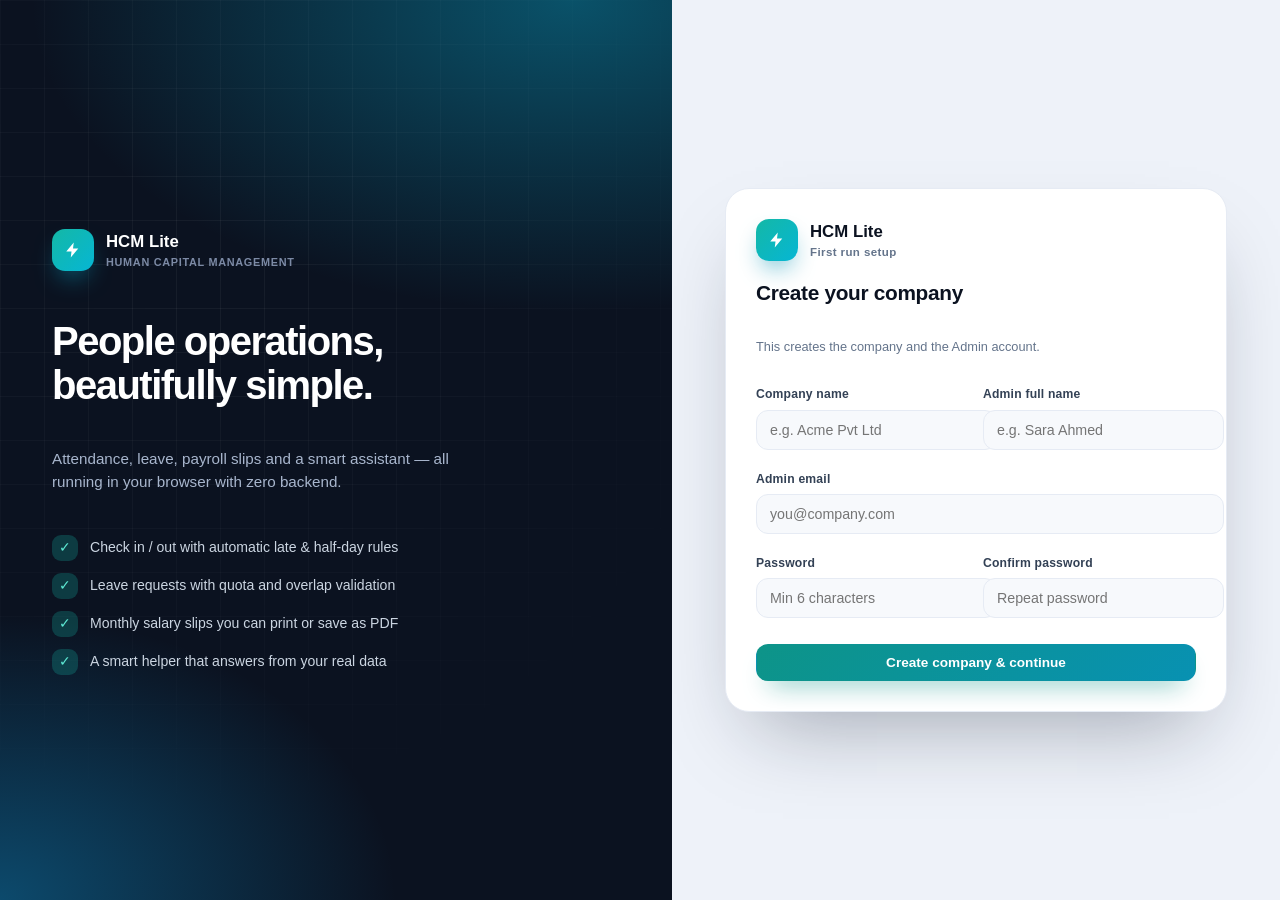
<file: hcm-lite/index.html>
<!DOCTYPE html>
<html lang="en" data-theme="light">
<head>
  <meta charset="UTF-8" />
  <meta name="viewport" content="width=device-width, initial-scale=1.0" />
  <title>HCM Lite — Sign in</title>
  <link rel="stylesheet" href="css/style.css" />
</head>
<body>
  <div class="auth-wrap">
    <section class="auth-hero">
      <div class="brand" style="padding-left:0">
        <div class="brand-logo">
          <svg class="ic" viewBox="0 0 24 24"><path d="M13 2 3 14h7l-1 8 10-12h-7l1-8z" fill="currentColor"/></svg>
        </div>
        <div>
          <div class="brand-name">HCM Lite</div>
          <div class="brand-sub">Human Capital Management</div>
        </div>
      </div>
      <h1 class="hero-title">People operations,<br>beautifully simple.</h1>
      <p class="hero-sub">
        Attendance, leave, payroll slips and a smart assistant — all running
        in your browser with zero backend.
      </p>
      <div class="hero-list">
        <div class="hero-item"><span class="hero-tick">✓</span> Check in / out with automatic late &amp; half-day rules</div>
        <div class="hero-item"><span class="hero-tick">✓</span> Leave requests with quota and overlap validation</div>
        <div class="hero-item"><span class="hero-tick">✓</span> Monthly salary slips you can print or save as PDF</div>
        <div class="hero-item"><span class="hero-tick">✓</span> A smart helper that answers from your real data</div>
      </div>
    </section>

    <section class="auth-panel">
      <div class="auth-card" id="authCard"></div>
    </section>
  </div>

  <script src="js/storage.js"></script>
  <script src="js/auth.js"></script>
  <script>
  (function () {
    applyTheme();

    const company = Store.getCompany();
    const session = Store.getSession();
    const users = Store.getUsers();

    if (company && session && users.some(u => u.id === session.userId)) {
      location.replace('pages/' + (session.role === 'admin' ? 'admin.html' : 'employee.html'));
      return;
    }

    const card = document.getElementById('authCard');
    company ? renderLogin() : renderSetup();

    function field(id, label, type = 'text', ph = '', ac = '') {
      return `<div class="field">
        <label for="${id}">${label}</label>
        <input id="${id}" type="${type}" placeholder="${ph}" autocomplete="${ac}">
        <small class="err" data-err="${id}"></small>
      </div>`;
    }

    /* ---- FIRST RUN SETUP ---- */
    function renderSetup() {
      card.innerHTML = `
        <div class="auth-brand">
          <div class="brand-logo">
            <svg class="ic" viewBox="0 0 24 24"><path d="M13 2 3 14h7l-1 8 10-12h-7l1-8z" fill="currentColor"/></svg>
          </div>
          <div>
            <div class="auth-brand-name">HCM Lite</div>
            <div class="auth-brand-sub">First run setup</div>
          </div>
        </div>
        <h2>Create your company</h2>
        <p class="muted small">This creates the company and the Admin account.</p>
        <form id="setupForm" class="form-grid" novalidate>
          ${field('companyName', 'Company name', 'text', 'e.g. Acme Pvt Ltd')}
          ${field('adminName', 'Admin full name', 'text', 'e.g. Sara Ahmed')}
          <div class="span-2">${field('email', 'Admin email', 'email', 'you@company.com', 'email')}</div>
          ${field('password', 'Password', 'password', 'Min 6 characters', 'new-password')}
          ${field('confirm', 'Confirm password', 'password', 'Repeat password', 'new-password')}
          <div class="modal-actions">
            <button class="btn btn-primary btn-block" type="submit">Create company &amp; continue</button>
          </div>
        </form>`;

      const form = document.getElementById('setupForm');
      form.addEventListener('submit', e => {
        e.preventDefault();
        const v = id => form.querySelector('#' + id).value.trim();
        const pwd = form.querySelector('#password').value;
        const errors = {};

        if (!v('companyName')) errors.companyName = 'Company name is required';
        if (!v('adminName')) errors.adminName = 'Your name is required';
        const email = v('email');
        if (!email) errors.email = 'Email is required';
        else if (!/^[^\s@]+@[^\s@]+\.[^\s@]{2,}$/.test(email)) errors.email = 'Enter a valid email address';
        if (!pwd || pwd.length < 6) errors.password = 'Use at least 6 characters';
        if (pwd !== form.querySelector('#confirm').value) errors.confirm = 'Passwords do not match';

        if (Object.keys(errors).length) return showErrors(form, errors);

        const admin = {
          id: uid(), name: v('adminName'), email: email.toLowerCase(),
          password: pwd, role: 'admin', department: 'Administration',
          salary: 0, joined: todayStr()
        };

        Store.setCompany({ name: v('companyName'), ...DEFAULT_SETTINGS });
        Store.setUsers([admin]);
        Store.setAttendance([]);
        Store.setLeaves([]);
        Store.setAnnouncements([]);
        Store.setSession({ userId: admin.id, role: 'admin', at: Date.now() });
        location.href = 'pages/admin.html';
      });
    }

    /* ---- LOGIN ---- */
    function renderLogin() {
      card.innerHTML = `
        <div class="auth-brand">
          <div class="brand-logo">
            <svg class="ic" viewBox="0 0 24 24"><path d="M13 2 3 14h7l-1 8 10-12h-7l1-8z" fill="currentColor"/></svg>
          </div>
          <div>
            <div class="auth-brand-name">HCM Lite</div>
            <div class="auth-brand-sub">${esc(company.name)}</div>
          </div>
        </div>
        <h2>Welcome back</h2>
        <p class="muted small">Sign in to your workspace.</p>
        <form id="loginForm" class="form-grid" novalidate>
          <div class="span-2">${field('email', 'Email address', 'email', 'you@company.com', 'email')}</div>
          <div class="span-2">${field('password', 'Password', 'password', '••••••••', 'current-password')}</div>
          <div class="modal-actions">
            <button class="btn btn-primary btn-block" type="submit">Sign in</button>
          </div>
        </form>
        <div class="auth-foot">
          <button class="chip" id="resetBtn" type="button">Reset app data</button>
        </div>`;

      const form = document.getElementById('loginForm');
      form.addEventListener('submit', e => {
        e.preventDefault();
        const email = form.querySelector('#email').value.trim().toLowerCase();
        const pwd = form.querySelector('#password').value;
        const errors = {};
        if (!email) errors.email = 'Email is required';
        if (!pwd) errors.password = 'Password is required';

        const user = Store.getUsers().find(u => u.email.toLowerCase() === email && u.password === pwd);
        if (!errors.email && !errors.password && !user) errors.password = 'Email or password is incorrect';
        if (Object.keys(errors).length) return showErrors(form, errors);

        Store.setSession({ userId: user.id, role: user.role, at: Date.now() });
        location.href = 'pages/' + (user.role === 'admin' ? 'admin.html' : 'employee.html');
      });

      document.getElementById('resetBtn').onclick = () => {
        if (!confirm('This deletes ALL data in this browser. Continue?')) return;
        Store.resetAll();
        location.reload();
      };
    }
  })();
  </script>
</body>
</html>
</file>
<file: hcm-lite/css/style.css>
* =========================================================
   HCM Lite — Premium UI Stylesheet
   ========================================================= */
*, *::before, *::after { box-sizing: border-box; }

:root {
  --bg: #eef2f9;
  --surface: #ffffff;
  --surface-2: #f7f9fc;
  --ink: #0b1220;
  --ink-2: #334155;
  --muted: #64748b;
  --line: #e6ebf4;
  --primary: #0d9488;
  --primary-2: #0891b2;
  --accent: #16a34a;
  --warn: #f59e0b;
  --danger: #ef4444;
  --info: #0ea5e9;
  --radius: 18px;
  --radius-sm: 12px;
  --shadow-sm: 0 1px 2px rgba(15, 23, 42, .06);
  --shadow: 0 14px 34px -16px rgba(15, 23, 42, .22);
  --shadow-lg: 0 40px 80px -30px rgba(15, 23, 42, .35);
  --sidebar-w: 268px;
}
[data-theme="dark"] {
  --bg: #070c17;
  --surface: #0e1526;
  --surface-2: #131c31;
  --ink: #e8eefb;
  --ink-2: #cbd5e1;
  --muted: #8ea0bb;
  --line: #1e2942;
  --shadow: 0 14px 34px -16px rgba(0,0,0,.65);
  --shadow-lg: 0 40px 80px -30px rgba(0,0,0,.8);
}
html, body { margin: 0; padding: 0; }
* { -webkit-tap-highlight-color: transparent; }
body {
  font-family: -apple-system, BlinkMacSystemFont, "Segoe UI", Roboto,
    "Helvetica Neue", Arial, sans-serif;
  background: var(--bg); color: var(--ink);
  font-size: 15px; line-height: 1.5; -webkit-font-smoothing: antialiased;
}
h1,h2,h3,h4 { margin: 0; letter-spacing: -.3px; }
a { color: inherit; }
.ic { width: 18px; height: 18px; flex: 0 0 auto; }
.muted { color: var(--muted); }
.small { font-size: .8rem; }
.right { text-align: right; }
.hidden { display: none !important; }

/* ---------- LAYOUT ---------- */
.sidebar {
  position: fixed; top:0; left:0; bottom:0; width: var(--sidebar-w);
  padding: 22px 16px; display:flex; flex-direction:column; gap:4px;
  background: linear-gradient(180deg, #0b1220 0%, #111c33 55%, #0b1220 100%);
  color:#94a3b8; z-index:60; overflow-y:auto;
  transition: transform .32s cubic-bezier(.4,0,.2,1);
}
.brand { display:flex; align-items:center; gap:12px; padding:4px 8px 22px; }
.brand-logo {
  width:42px; height:42px; border-radius:13px; display:grid; place-items:center;
  color:#fff; background: linear-gradient(135deg, #14b8a6, #06b6d4);
  box-shadow: 0 12px 26px -10px rgba(8,145,178,.95);
}
.brand-name { font-weight:800; color:#fff; font-size:1.05rem; }
.brand-sub { font-size:.68rem; color:#7c8aa5; letter-spacing:.7px; text-transform:uppercase; font-weight:700; }
.nav { display:flex; flex-direction:column; gap:6px; margin-top:4px; }
.nav-link {
  display:flex; align-items:center; gap:12px;
  padding:11px 14px; border-radius:13px; color:#93a3bb; text-decoration:none;
  font-weight:600; font-size:.9rem; transition:.2s;
}
.nav-link:hover { background: rgba(255,255,255,.06); color:#fff; }
.nav-link.active {
  background: linear-gradient(135deg, #0d9488, #06b6d4); color:#fff;
  box-shadow: 0 12px 26px -12px rgba(20,184,166,.95);
}
.sidebar-foot {
  margin-top:auto; padding-top:16px; border-top:1px solid rgba(255,255,255,.08);
  display:flex; flex-direction:column; gap:8px;
}
.user-mini { display:flex; align-items:center; gap:11px; padding:4px 4px 8px; }
.user-mini-name { color:#fff; font-weight:700; font-size:.86rem; }
.user-mini-role { font-size:.72rem; color:#7c8aa5; }
.sidebar .btn-ghost { border-color: rgba(255,255,255,.12); color:#cbd5e1; background: transparent; }
.sidebar .btn-ghost:hover { background: rgba(255,255,255,.08); }

.avatar {
  width:38px; height:38px; border-radius:12px; display:grid; place-items:center;
  font-weight:800; font-size:.78rem; color:#fff;
  background: linear-gradient(135deg, #0d9488, #06b6d4);
  letter-spacing:.3px; flex:0 0 auto;
}
.avatar-sm { width:34px; height:34px; border-radius:11px; font-size:.72rem; }

.main { margin-left: var(--sidebar-w); min-height: 100vh; display:flex; flex-direction:column; }
.topbar {
  position: sticky; top:0; z-index:40;
  display:flex; align-items:center; gap:14px; padding:14px 28px;
  background: var(--surface); border-bottom:1px solid var(--line);
  box-shadow: var(--shadow-sm);
}
.topbar-title h1 { font-size:1.25rem; font-weight:800; }
.topbar-title p { margin:1px 0 0; font-size:.78rem; color:var(--muted); }
.topbar-actions { margin-left:auto; display:flex; align-items:center; gap:10px; }

.content {
  padding: 26px 28px 70px; display:flex; flex-direction:column; gap:22px;
  width:100%; max-width:1500px;
}
.backdrop {
  position:fixed; inset:0; z-index:55;
  background: rgba(8,15,30,.55); opacity:0; pointer-events:none; transition:.25s;
}
.backdrop.show { opacity:1; pointer-events:auto; }

/* ---------- GRIDS ---------- */
.grid { display:grid; gap:18px; }
.stats { grid-template-columns: repeat(auto-fit, minmax(185px, 1fr)); }
.cols { grid-template-columns: 1.6fr 1fr; }
.cols-2 { grid-template-columns: 1fr 1fr; }
.row { display:flex; gap:10px; align-items:center; flex-wrap:wrap; }
.toolbar { display:flex; gap:12px; flex-wrap:wrap; }
.search-box { flex:1 1 240px; }

/* ---------- CARDS ---------- */
.card {
  background: var(--surface); border:1px solid var(--line); border-radius: var(--radius);
  box-shadow: var(--shadow); padding:20px;
  display:flex; flex-direction:column; gap:16px; min-width:0;
}
.card-head { display:flex; align-items:center; justify-content:space-between; gap:12px; flex-wrap:wrap; }
.card-head h2 { font-size:1rem; font-weight:750; }
.card-head p { margin:2px 0 0; }
.stat {
  position:relative; overflow:hidden; border-radius: var(--radius); padding:18px;
  border:1px solid var(--line); background: var(--surface); box-shadow: var(--shadow);
  display:flex; flex-direction:column; gap:4px;
}
.stat .stat-ico { width:38px; height:38px; border-radius:12px; display:grid; place-items:center; margin-bottom:8px; }
.stat .stat-val { font-size:1.7rem; font-weight:800; letter-spacing:-1px; line-height:1.1; }
.stat .stat-lbl { font-size:.72rem; color:var(--muted); font-weight:700; text-transform:uppercase; letter-spacing:.7px; }
.stat.v1 .stat-ico { background:#ccfbf1; color:#0d9488; }
.stat.v2 .stat-ico { background:#dcfce7; color:#16a34a; }
.stat.v3 .stat-ico { background:#fef3c7; color:#d97706; }
.stat.v4 .stat-ico { background:#e0f2fe; color:#0284c7; }
.stat.v5 .stat-ico { background:#fee2e2; color:#dc2626; }
[data-theme="dark"] .stat.v1 .stat-ico { background: rgba(20,184,166,.16); color:#5eead4; }
[data-theme="dark"] .stat.v2 .stat-ico { background: rgba(34,197,94,.16); color:#4ade80; }
[data-theme="dark"] .stat.v3 .stat-ico { background: rgba(245,158,11,.16); color:#fbbf24; }
[data-theme="dark"] .stat.v4 .stat-ico { background: rgba(14,165,233,.16); color:#7dd3fc; }
[data-theme="dark"] .stat.v5 .stat-ico { background: rgba(239,68,68,.16); color:#f87171; }

/* ---------- TABLES ---------- */
.table-wrap { overflow-x:auto; border-radius: var(--radius-sm); }
table { width:100%; border-collapse:collapse; font-size:.88rem; }
thead th {
  text-align:left; padding:10px 12px;
  font-size:.7rem; text-transform:uppercase; letter-spacing:.8px;
  color:var(--muted); font-weight:800; white-space:nowrap;
  border-bottom:1px solid var(--line);
}
tbody td { padding:12px; border-bottom:1px solid var(--line); vertical-align:middle; }
tbody tr:last-child td { border-bottom:0; }
tbody tr:hover { background: var(--surface-2); }
.cell-user { display:flex; align-items:center; gap:10px; }
.cell-user strong { display:block; font-size:.87rem; }
.cell-user span { font-size:.74rem; color:var(--muted); }

/* ---------- BADGES ---------- */
.badge {
  display:inline-flex; align-items:center; gap:6px;
  padding:4px 10px; border-radius:999px;
  font-size:.71rem; font-weight:800; letter-spacing:.2px; white-space:nowrap;
}
.badge.present, .badge.approved { background:#dcfce7; color:#15803d; }
.badge.late, .badge.pending { background:#fef3c7; color:#b45309; }
.badge.half-day { background:#ccfbf1; color:#0f766e; }
.badge.absent, .badge.rejected { background:#fee2e2; color:#b91c1c; }
.badge.leave { background:#e0f2fe; color:#0369a1; }
.badge.off { background:#f1f5f9; color:#64748b; }
[data-theme="dark"] .badge.present, [data-theme="dark"] .badge.approved { background: rgba(34,197,94,.16); color:#4ade80; }
[data-theme="dark"] .badge.late, [data-theme="dark"] .badge.pending { background: rgba(245,158,11,.16); color:#fbbf24; }
[data-theme="dark"] .badge.half-day { background: rgba(20,184,166,.2); color:#5eead4; }
[data-theme="dark"] .badge.absent, [data-theme="dark"] .badge.rejected { background: rgba(239,68,68,.16); color:#f87171; }
[data-theme="dark"] .badge.leave { background: rgba(14,165,233,.16); color:#7dd3fc; }
[data-theme="dark"] .badge.off { background: rgba(148,163,184,.14); color:#94a3b8; }

/* ---------- BUTTONS ---------- */
.btn {
  display:inline-flex; align-items:center; justify-content:center; gap:8px;
  padding:10px 16px; border-radius:12px; border:1px solid transparent;
  font-family:inherit; font-weight:700; font-size:.85rem; cursor:pointer;
  transition:.18s; background: var(--surface-2); color: var(--ink);
  text-decoration:none;
}
.btn:hover { transform: translateY(-1px); }
.btn:active { transform: translateY(0); }
.btn:disabled { opacity:.55; cursor:not-allowed; transform:none; }
.btn-primary { background: linear-gradient(135deg, #0d9488, #0891b2); color:#fff; box-shadow: 0 14px 26px -14px rgba(13,148,136,.95); }
.btn-success { background: linear-gradient(135deg, #16a34a, #22c55e); color:#fff; }
.btn-danger { background:#fee2e2; color:#b91c1c; }
[data-theme="dark"] .btn-danger { background: rgba(239,68,68,.16); color:#f87171; }
.btn-ghost { background: transparent; border:1px solid var(--line); color: var(--ink-2); }
.btn-ghost:hover { background: var(--surface-2); }
.btn-sm { padding:7px 12px; font-size:.76rem; border-radius:10px; }
.btn-block { width:100%; }
.icon-btn {
  width:40px; height:40px; border-radius:12px; border:1px solid var(--line);
  background: var(--surface); color: var(--ink-2); display:grid; place-items:center;
  cursor:pointer; transition:.18s;
}
.icon-btn:hover { background: var(--surface-2); }

/* ---------- FORMS ---------- */
.field { display:flex; flex-direction:column; gap:6px; min-width:0; }
.field label { font-size:.76rem; font-weight:800; color:var(--ink-2); letter-spacing:.2px; }
.input, .field input, .field select, .field textarea {
  width:100%; padding:11px 13px; border-radius:12px; border:1px solid var(--line);
  background: var(--surface-2); color: var(--ink); font-family:inherit;
  font-size:.89rem; transition:.18s; outline:none;
}
.input:focus, .field input:focus, .field select:focus, .field textarea:focus {
  border-color: var(--primary);
  box-shadow: 0 0 0 4px rgba(13,148,136,.13); background: var(--surface);
}
.field textarea { resize:vertical; min-height:84px; }
.err { color: var(--danger); font-size:.73rem; font-weight:700; }
.form-grid { display:grid; gap:14px; grid-template-columns:1fr 1fr; }
.form-grid .span-2 { grid-column: span 2; }
.modal-actions { display:flex; justify-content:flex-end; gap:10px; padding-top:6px; grid-column: span 2; }

/* ---------- LISTS ---------- */
.list { display:flex; flex-direction:column; gap:10px; }
.list-item {
  display:flex; justify-content:space-between; align-items:center;
  gap:12px; padding:12px 14px; border:1px solid var(--line); border-radius:14px;
  background: var(--surface-2);
}
.list-item strong { font-size:.86rem; }
.list-item .meta { font-size:.75rem; color: var(--muted); }
.empty { padding:26px 16px; text-align:center; color: var(--muted); font-size:.85rem; border:1px dashed var(--line); border-radius:14px; }

/* ---------- TABS / CHIPS ---------- */
.tabs { display:flex; gap:6px; flex-wrap:wrap; }
.tab {
  padding:7px 14px; border-radius:999px; border:1px solid var(--line);
  background: var(--surface-2); font-size:.78rem; font-weight:700;
  color: var(--muted); cursor:pointer; transition:.18s; font-family:inherit;
}
.tab:hover { color: var(--ink); }
.tab.active { background: linear-gradient(135deg, #0d9488, #0891b2); color:#fff; border-color:transparent; box-shadow: 0 10px 22px -14px rgba(13,148,136,.9); }
.chip {
  padding:6px 11px; border-radius:999px; border:1px solid var(--line);
  background: var(--surface-2); font-size:.74rem; font-weight:700;
  color: var(--muted); cursor:pointer; transition:.18s; font-family:inherit;
}
.chip:hover { border-color: var(--primary); color: var(--primary); }

/* ---------- HERO ---------- */
.hero-card {
  position:relative; overflow:hidden; border-radius:22px; padding:24px;
  background:
    radial-gradient(700px 380px at 100% 0%, rgba(6,182,212,.55), transparent 60%),
    radial-gradient(600px 380px at 0% 100%, rgba(14,165,233,.4), transparent 55%),
    linear-gradient(135deg, #131b35, #0b1220);
  color:#e2e8f0; display:flex; align-items:center; justify-content:space-between;
  gap:22px; flex-wrap:wrap; box-shadow: var(--shadow-lg);
}
.hero-card h2 { color:#fff; font-size:1.25rem; }
.hero-card p { margin:4px 0 0; color:#a8b6cd; font-size:.86rem; }
.hero-times { display:flex; gap:26px; margin-top:14px; flex-wrap:wrap; }
.hero-times div span { display:block; font-size:.68rem; text-transform:uppercase; letter-spacing:.8px; color:#7c8aa5; font-weight:800; }
.hero-times div strong { font-size:1.05rem; color:#fff; }

/* ---------- CHAT ---------- */
.helper { display:flex; flex-direction:column; gap:12px; }
.chat-log { display:flex; flex-direction:column; gap:10px; max-height:300px; overflow-y:auto; padding-right:4px; }
.chat-msg { display:flex; }
.chat-msg.user { justify-content:flex-end; }
.bubble { padding:10px 14px; border-radius:15px; font-size:.84rem; max-width:90%; line-height:1.45; }
.chat-msg.bot .bubble { background: var(--surface-2); border:1px solid var(--line); border-bottom-left-radius:5px; }
.chat-msg.user .bubble { background: linear-gradient(135deg, #0d9488, #0891b2); color:#fff; border-bottom-right-radius:5px; }
.chat-form { display:flex; gap:8px; }
.chat-form input { flex:1; }
.chat-suggest { display:flex; flex-wrap:wrap; gap:8px; }

/* ---------- MODAL ---------- */
.modal-root { position:fixed; inset:0; z-index:100; display:grid; place-items:center; padding:18px; opacity:0; transition:opacity .18s; }
.modal-root.show { opacity:1; }
.modal-backdrop { position:absolute; inset:0; background: rgba(8,15,30,.6); backdrop-filter: blur(4px); }
.modal {
  position:relative; width: min(580px, 100%); max-height:88vh; overflow:auto;
  background: var(--surface); border:1px solid var(--line);
  border-radius:20px; box-shadow: var(--shadow-lg);
  transform: translateY(14px) scale(.98); transition: transform .2s;
}
.modal-root.show .modal { transform: none; }
.modal-head {
  display:flex; justify-content:space-between; align-items:center;
  padding:16px 20px; border-bottom:1px solid var(--line);
  position:sticky; top:0; background: var(--surface); z-index:2;
}
.modal-head h3 { font-size:1rem; font-weight:800; }
.modal-body { padding:20px; display:flex; flex-direction:column; gap:14px; }

/* ---------- TOAST ---------- */
.toast-wrap { position:fixed; right:20px; bottom:20px; z-index:200; display:flex; flex-direction:column; gap:10px; }
.toast {
  display:flex; align-items:center; gap:10px; padding:12px 16px; border-radius:14px;
  background: var(--surface); border:1px solid var(--line);
  box-shadow: var(--shadow-lg); font-size:.85rem; font-weight:700; animation: slideIn .25s ease;
}
.toast.out { opacity:0; transform: translateY(8px); transition:.3s; }
.toast-dot { width:9px; height:9px; border-radius:50%; background: var(--accent); }
.toast.error .toast-dot { background: var(--danger); }
.toast.info .toast-dot { background: var(--info); }
@keyframes slideIn { from { opacity:0; transform: translateY(10px); } to { opacity:1; transform:none; } }

/* ---------- PAYSLIP ---------- */
.slip-head { display:flex; justify-content:space-between; align-items:flex-start; gap:16px; padding-bottom:16px; border-bottom:2px dashed var(--line); }
.slip-company { font-size:1.2rem; font-weight:800; }
.slip-brand { font-weight:800; color: var(--primary); letter-spacing:-.5px; }
.slip-grid { display:grid; grid-template-columns: repeat(auto-fit, minmax(160px, 1fr)); gap:14px; }
.slip-grid span { display:block; font-size:.68rem; text-transform:uppercase; letter-spacing:.7px; color: var(--muted); font-weight:800; margin-bottom:2px; }
.slip-net {
  display:flex; justify-content:space-between; align-items:center;
  padding:16px 18px; border-radius:16px;
  background: linear-gradient(135deg, #0d9488, #0891b2);
  color:#fff; font-weight:800; font-size:1.05rem;
}

/* ---------- AUTH ---------- */
.auth-wrap { display:grid; grid-template-columns: 1.05fr .95fr; min-height:100vh; }
.auth-hero {
  position:relative; padding:52px; display:flex; flex-direction:column; justify-content:center;
  gap:26px; color:#e2e8f0; overflow:hidden;
  background:
    radial-gradient(900px 520px at 85% 0%, rgba(8,145,178,.5), transparent 60%),
    radial-gradient(720px 520px at 0% 100%, rgba(14,165,233,.38), transparent 55%),
    #0b1220;
}
.auth-hero::after {
  content:''; position:absolute; inset:0;
  background-image: linear-gradient(rgba(255,255,255,.05) 1px, transparent 1px),
                    linear-gradient(90deg, rgba(255,255,255,.05) 1px, transparent 1px);
  background-size:44px 44px;
  -webkit-mask-image: radial-gradient(circle at 30% 30%, #000, transparent 75%);
  mask-image: radial-gradient(circle at 30% 30%, #000, transparent 75%);
}
.auth-hero > * { position:relative; z-index:1; }
.hero-title { font-size:2.5rem; line-height:1.1; font-weight:800; letter-spacing:-1.5px; color:#fff; }
.hero-sub { color:#a8b6cd; max-width:440px; font-size:.95rem; }
.hero-list { display:flex; flex-direction:column; gap:12px; }
.hero-item { display:flex; gap:12px; align-items:center; font-size:.88rem; color:#cbd5e1; }
.hero-tick {
  width:26px; height:26px; border-radius:9px; background: rgba(20,184,166,.25); color:#5eead4;
  display:grid; place-items:center; flex:0 0 auto;
}
.auth-panel { display:grid; place-items:center; padding:32px; background: var(--bg); }
.auth-card {
  width: min(440px, 100%); background: var(--surface);
  border:1px solid var(--line); border-radius:24px;
  box-shadow: var(--shadow-lg); padding:30px;
  display:flex; flex-direction:column; gap:16px;
}
.auth-brand { display:flex; align-items:center; gap:12px; }
.auth-brand-name { font-weight:800; font-size:1.05rem; }
.auth-brand-sub { font-size:.72rem; color: var(--muted); font-weight:700; letter-spacing:.4px; }
.auth-card h2 { font-size:1.3rem; font-weight:800; }
.auth-foot { font-size:.78rem; color: var(--muted); text-align:center; }

/* ---------- RESPONSIVE ---------- */
.only-mobile { display:none; }
@media (max-width: 1100px) { .cols, .cols-2 { grid-template-columns: 1fr; } }
@media (max-width: 980px) {
  .sidebar { transform: translateX(-100%); }
  .sidebar.open { transform: translateX(0); }
  .main { margin-left:0; }
  .content { padding:18px 16px 60px; }
  .topbar { padding:12px 16px; }
  .topbar-title h1 { font-size:1.05rem; }
  .only-mobile { display:grid; }
  .auth-wrap { grid-template-columns:1fr; }
  .auth-hero { display:none; }
  .auth-panel { padding:18px; }
}
@media (max-width: 640px) {
  .form-grid { grid-template-columns:1fr; }
  .form-grid .span-2, .modal-actions { grid-column: span 1; }
  .hero-card { padding:18px; }
  .stat .stat-val { font-size:1.45rem; }
  .toast-wrap { left:14px; right:14px; bottom:14px; }
}

/* ---------- PRINT ---------- */
@media print {
  .sidebar, .topbar, .no-print, .toast-wrap, .backdrop, .modal-root { display:none !important; }
  .main { margin:0; }
  body { background:#fff; }
  .content { padding:0; gap:12px; }
  .card { box-shadow:none; border:1px solid #ddd; }
  .slip-net { background:#1e293b !important; -webkit-print-color-adjust: exact; print-color-adjust: exact; }
}
</file>
